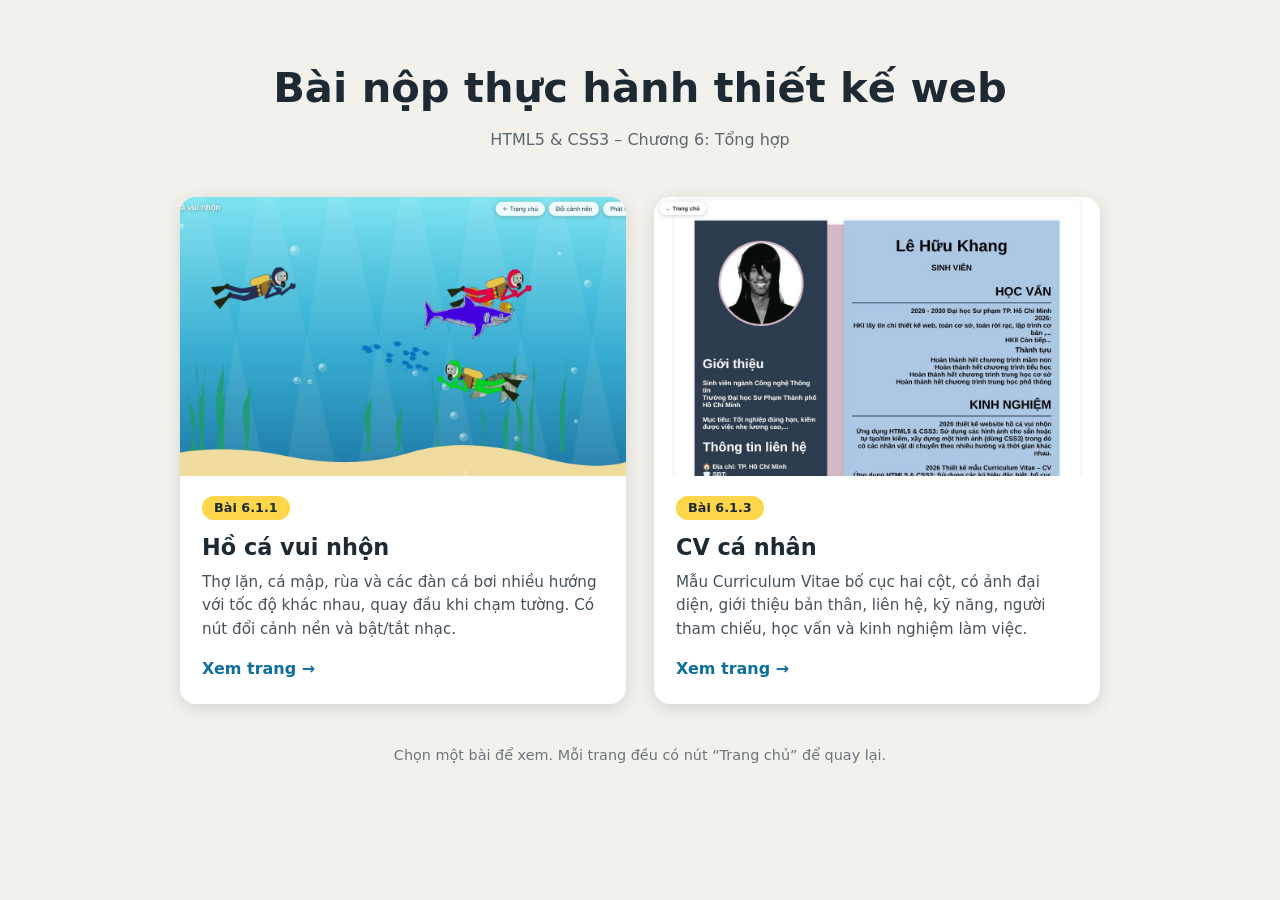
<file: index.html>
<!DOCTYPE html>
<html lang="vi">
<head>
  <title>Bài nộp thực hành thiết kế web</title>
  <meta charset="utf-8">
  <meta name="viewport" content="width=device-width, initial-scale=1">
  <link rel="stylesheet" href="trangchu.css">
</head>

<body>
<header id="dau">
  <h1>Bài nộp thực hành thiết kế web</h1>
  <p>HTML5 &amp; CSS3 – Chương 6: Tổng hợp</p>
</header>

<main id="danhsach">
  <a class="the" href="ho_ca_vui_nhon/ho_ca.html">
    <img src="images/thumb_hoca.jpg" alt="Xem trước trang Hồ cá vui nhộn">
    <div class="noidung">
      <span class="nhan">Bài 6.1.1</span>
      <h2>Hồ cá vui nhộn</h2>
      <p>Thợ lặn, cá mập, rùa và các đàn cá bơi nhiều hướng với tốc độ khác nhau, quay đầu khi chạm tường. Có nút đổi cảnh nền và bật/tắt nhạc.</p>
      <span class="xem">Xem trang →</span>
    </div>
  </a>

  <a class="the" href="cv/cv.html">
    <img src="images/thumb_cv.jpg" alt="Xem trước trang CV cá nhân">
    <div class="noidung">
      <span class="nhan">Bài 6.1.3</span>
      <h2>CV cá nhân</h2>
      <p>Mẫu Curriculum Vitae bố cục hai cột, có ảnh đại diện, giới thiệu bản thân, liên hệ, kỹ năng, người tham chiếu, học vấn và kinh nghiệm làm việc.</p>
      <span class="xem">Xem trang →</span>
    </div>
  </a>
</main>

<footer id="chan">Chọn một bài để xem. Mỗi trang đều có nút “Trang chủ” để quay lại.</footer>
</body>
</html>
</file>
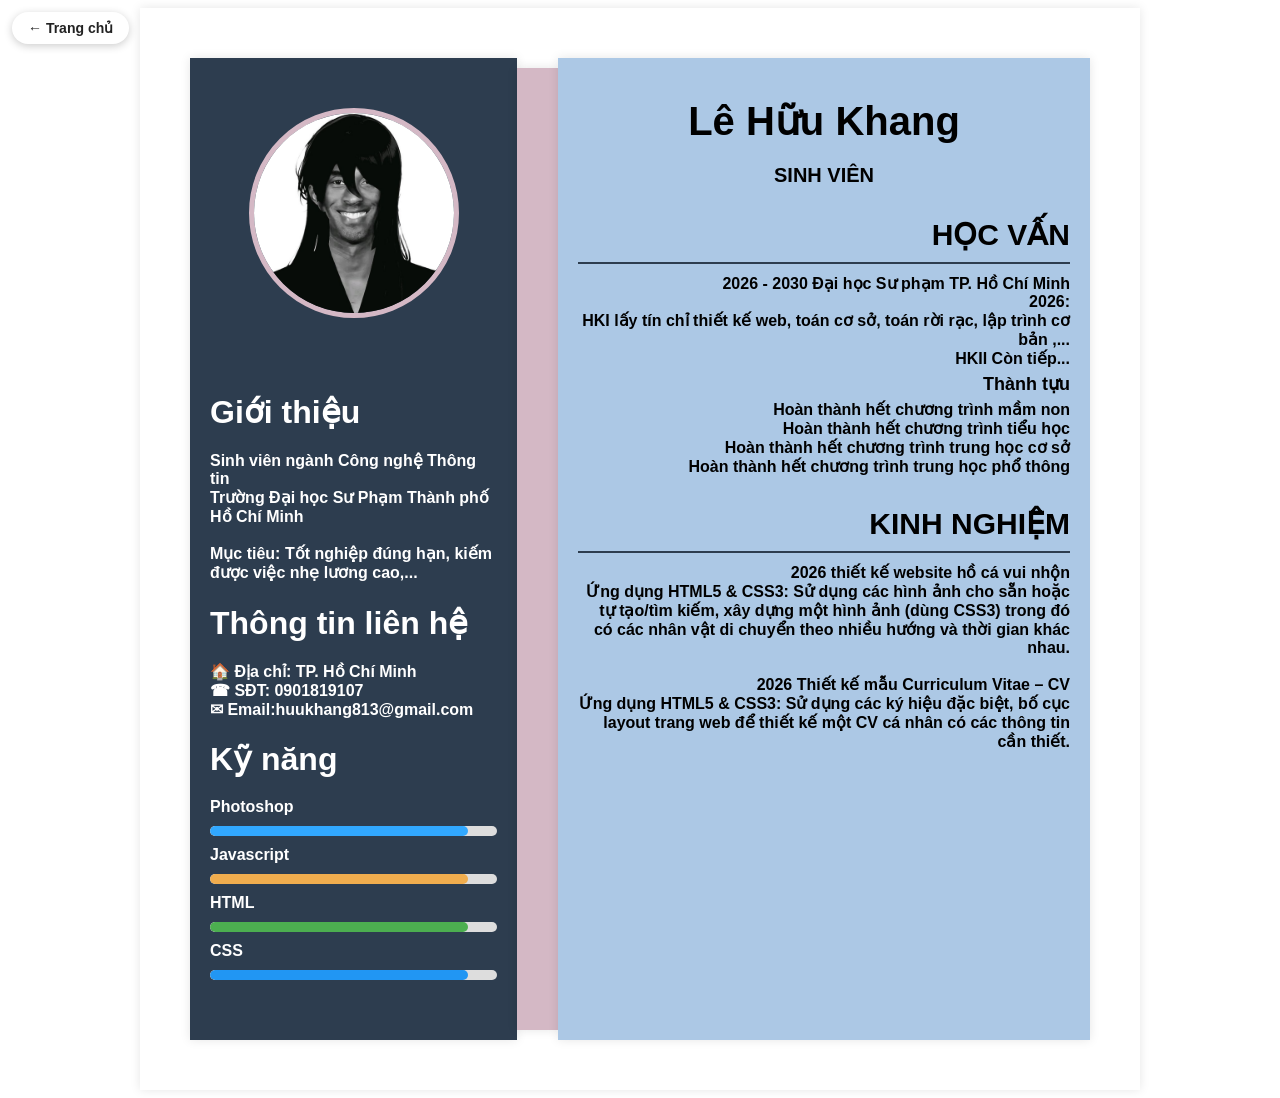
<file: cv/cv.html>
<!DOCTYPE html>
<html lang="vi">
<head>
    <meta charset="UTF-8">
    <meta name="viewport" content="width=device-width, initial-scale=1.0">
    <link rel="stylesheet" href="cv.css">
    <title>CV cá nhân</title>
</head>
<body>
<a class="home" href="../index.html">← Trang chủ</a>
<div class="container">
    <div class="left">
        <div class="profile">
            <img src="anh.png" alt="Ảnh đại diện" class="avatar">
        </div>
        <div class="description">
            <h1>Giới thiệu</h1>
            <span>
                Sinh viên ngành Công nghệ Thông tin <br>
                Trường Đại học Sư Phạm Thành phố Hồ Chí Minh <br><br>
                Mục tiêu: Tốt nghiệp đúng hạn, kiếm được việc nhẹ lương cao,...
            </span>
            <h1>Thông tin liên hệ</h1>
            <span>
                🏠 Địa chỉ: TP. Hồ Chí Minh <br>
                ☎ SĐT: 0901819107 <br>
                ✉ Email:huukhang813@gmail.com <br>
            </span>
            <h1>Kỹ năng</h1>
            <div class="skill">
                <span>Photoshop</span>
                <div class="skill-bar">
                    <div class="skill-level ps-level"></div>
                </div>
                <span>Javascript</span>
                <div class="skill-bar">
                    <div class="skill-level js-level"></div>
                </div>
                <span>HTML</span>
                <div class="skill-bar">
                    <div class="skill-level html-level"></div>
                </div>
                <span>CSS</span>
                <div class="skill-bar">
                    <div class="skill-level css-level"></div>
                </div>
            </div>
         
        </div>
    </div>
    <div class="gap">
    </div>
    <div class="right">
        <div class="big_font">
            <h1>Lê Hữu Khang</h1>
            <p class="chuc_danh">SINH VIÊN</p>
            <h3>HỌC VẤN</h3>
            <div class="line"></div>
            <span>
                2026 - 2030 Đại học Sư phạm TP. Hồ Chí Minh <br>
                2026: <br>
                HKI lấy tín chỉ thiết kế web, toán cơ sở, toán rời rạc, lập trình cơ bản ,... <br>
                HKII Còn tiếp...
            </span>
            <h5>Thành tựu</h5>
            <span>
                Hoàn thành hết chương trình mầm non <br>
                Hoàn thành hết chương trình tiểu học <br>
                Hoàn thành hết chương trình trung học cơ sở <br>
                Hoàn thành hết chương trình trung học phổ thông
            </span>
        </div>
        <div class="big_font">
            <h3>KINH NGHIỆM</h3>
            <div class="line"></div>
            <span>
                2026 thiết kế website hồ cá vui nhộn <br>
                Ứng dụng HTML5 &amp; CSS3: Sử dụng các hình ảnh cho sẵn hoặc tự tạo/tìm kiếm, xây dựng một hình ảnh (dùng CSS3) trong đó có các nhân vật di chuyển theo nhiều hướng và thời gian khác nhau.
            </span>
            <br><br>
            <span>
                2026 Thiết kế mẫu Curriculum Vitae – CV <br>
                Ứng dụng HTML5 &amp; CSS3: Sử dụng các ký hiệu đặc biệt, bố cục layout trang web để thiết kế một CV cá nhân có các thông tin cần thiết.
            </span>
        </div>
    </div>
</div>
</body>
</html>
</file>
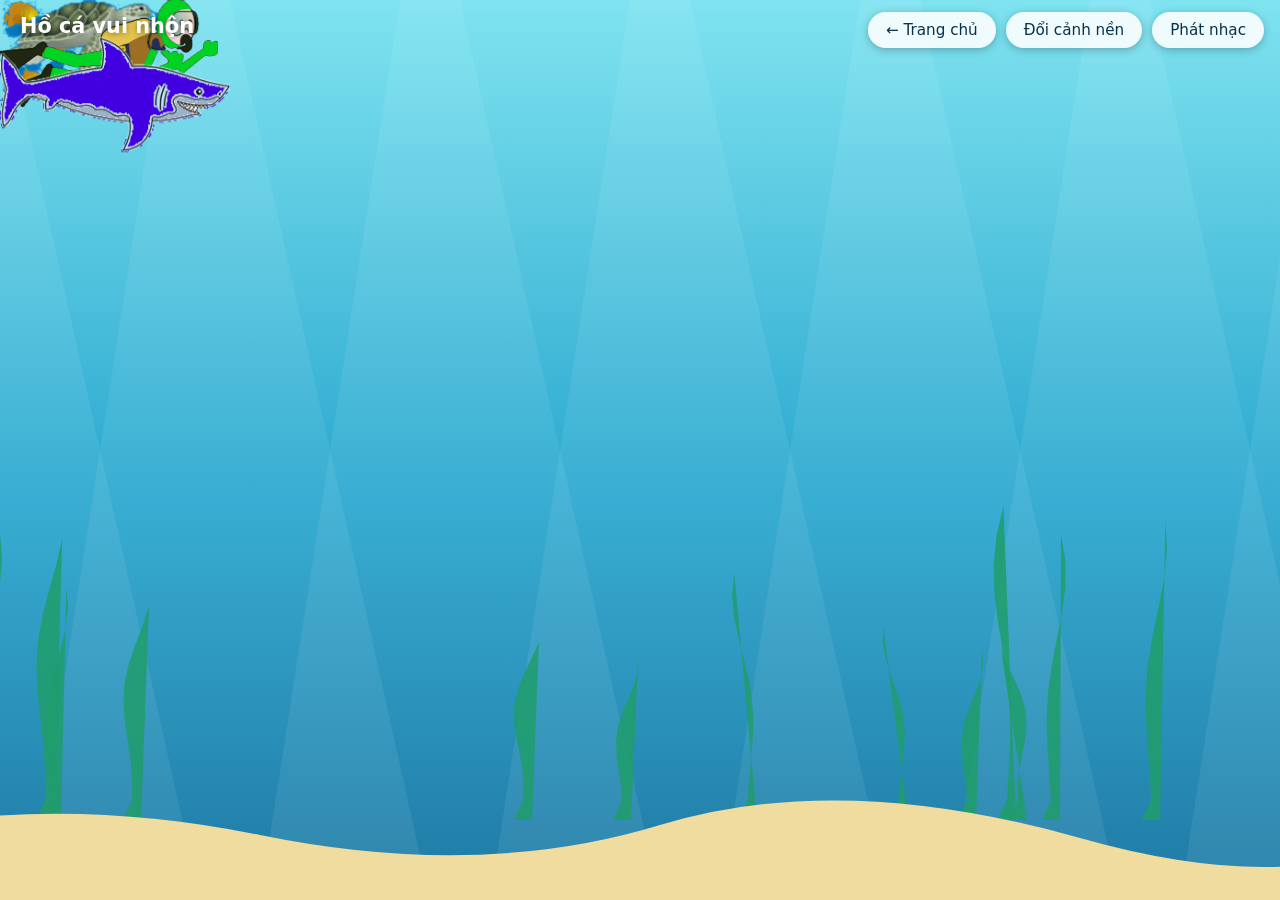
<file: ho_ca_vui_nhon/ho_ca.html>
<!DOCTYPE html>
<html lang="vi">
<head>
  <title>Hồ cá vui nhộn</title>
  <meta charset="utf-8">
  <meta name="viewport" content="width=device-width, initial-scale=1">
  <link rel="stylesheet" href="mystyle.css">
</head>

<body>
<div id="content">
  <div class="bg show" id="bgA"></div>
  <div class="bg" id="bgB"></div>

  <h1 id="tieude">Hồ cá vui nhộn</h1>

  <div id="controls">
    <a class="nut" href="../index.html">← Trang chủ</a>
    <button type="button" class="nut" id="btnBg">Đổi cảnh nền</button>
    <button type="button" class="nut" id="btnMusic" aria-pressed="false">Phát nhạc</button>
  </div>

  <div id="bubbles" aria-hidden="true">
    <span class="bubble" style="--x:83vw; --s:15px; --t:18s; --d:-6s"></span>
    <span class="bubble" style="--x:32vw; --s:20px; --t:20s; --d:-7s"></span>
    <span class="bubble" style="--x:27vw; --s:24px; --t:16s; --d:-11s"></span>
    <span class="bubble" style="--x:95vw; --s:8px; --t:9s; --d:-8s"></span>
    <span class="bubble" style="--x:62vw; --s:16px; --t:12s; --d:-11s"></span>
    <span class="bubble" style="--x:59vw; --s:19px; --t:14s; --d:-2s"></span>
    <span class="bubble" style="--x:30vw; --s:11px; --t:12s; --d:-15s"></span>
    <span class="bubble" style="--x:27vw; --s:18px; --t:12s; --d:-15s"></span>
    <span class="bubble" style="--x:81vw; --s:8px; --t:16s; --d:-11s"></span>
    <span class="bubble" style="--x:84vw; --s:10px; --t:19s; --d:-3s"></span>
    <span class="bubble" style="--x:51vw; --s:14px; --t:16s; --d:-5s"></span>
    <span class="bubble" style="--x:57vw; --s:18px; --t:10s; --d:-12s"></span>
    <span class="bubble" style="--x:61vw; --s:20px; --t:20s; --d:-2s"></span>
    <span class="bubble" style="--x:94vw; --s:13px; --t:11s; --d:-4s"></span>
    <span class="bubble" style="--x:5vw; --s:12px; --t:18s; --d:-14s"></span>
    <span class="bubble" style="--x:85vw; --s:12px; --t:18s; --d:-15s"></span>
    <span class="bubble" style="--x:86vw; --s:19px; --t:11s; --d:-17s"></span>
    <span class="bubble" style="--x:72vw; --s:12px; --t:9s; --d:-0s"></span>
  </div>

  <div id="goldfish" class="swimmer"><img src="images/goldFishSchool.png" alt="Đàn cá vàng"></div>
  <div id="faint"    class="swimmer"><img src="images/faintSchool.png" alt="Đàn cá nhỏ"></div>
  <div id="turtle"   class="swimmer"><img src="images/turtle.png" alt="Con rùa"></div>
  <div id="diver1"   class="swimmer"><img src="images/diver1.png" alt="Thợ lặn 1"></div>
  <div id="diver2"   class="swimmer"><img src="images/diver2.png" alt="Thợ lặn 2"></div>
  <div id="diver3"   class="swimmer"><img src="images/diver3.png" alt="Thợ lặn 3"></div>
  <div id="shark"    class="swimmer"><img src="images/shark.png" alt="Cá mập"></div>
</div>

<div id="ytplayer"></div>

<script>
  var nen = ["images/bg1.svg", "images/bg2.svg", "images/bg3.svg", "images/bg4.svg"];
  var layers = [document.getElementById("bgA"), document.getElementById("bgB")];
  var viTri = 0, lop = 0;
  layers[0].style.backgroundImage = "url(" + nen[0] + ")";

  document.getElementById("btnBg").addEventListener("click", function () {
    viTri = (viTri + 1) % nen.length;
    var cu = layers[lop];
    lop = 1 - lop;
    var moi = layers[lop];
    moi.style.backgroundImage = "url(" + nen[viTri] + ")";
    moi.classList.add("show");
    cu.classList.remove("show");
  });

  var VIDEO_ID = "uU2n9yk37GQ";
  var btnMusic = document.getElementById("btnMusic");
  var player = null, sanSang = false, dangPhat = false;

  function capNhatNut() {
    btnMusic.textContent = dangPhat ? "Ngừng nhạc" : "Phát nhạc";
    btnMusic.setAttribute("aria-pressed", dangPhat ? "true" : "false");
  }

  var tag = document.createElement("script");
  tag.src = "https://www.youtube.com/iframe_api";
  document.head.appendChild(tag);

  window.onYouTubeIframeAPIReady = function () {
    player = new YT.Player("ytplayer", {
      width: "200", height: "200", videoId: VIDEO_ID,
      playerVars: { controls: 0, loop: 1, playlist: VIDEO_ID, playsinline: 1 },
      events: {
        onReady: function () { sanSang = true; },
        onError: function () { dangPhat = false; btnMusic.textContent = "Không phát được nhạc"; }
      }
    });
  };

  btnMusic.addEventListener("click", function () {
    if (!sanSang) { btnMusic.textContent = "Đang tải nhạc..."; return; }
    if (dangPhat) { player.pauseVideo(); } else { player.playVideo(); }
    dangPhat = !dangPhat;
    capNhatNut();
  });
</script>
</body>
</html>
</file>
<file: trangchu.css>
:root { --nen: #f3f1ec; --chu: #1e2a33; --nhan: #0d6f9e; --vang: #ffd54a; }

* { box-sizing: border-box; }

body { margin: 0; min-height: 100vh; background: var(--nen); color: var(--chu);
  font-family: "Segoe UI", system-ui, -apple-system, sans-serif; line-height: 1.55; }

#dau { padding: 56px 20px 28px; text-align: center; }
#dau h1 { margin: 0; font-size: clamp(1.7rem, 4.5vw, 2.6rem); }
#dau p { margin: 8px 0 0; color: #5a6670; }

#danhsach { display: grid; grid-template-columns: repeat(auto-fit, minmax(300px, 1fr)); gap: 28px;
  max-width: 960px; margin: 0 auto; padding: 16px 20px 40px; }

.the { display: flex; flex-direction: column; text-decoration: none; color: inherit; background: #fff;
  border-radius: 16px; overflow: hidden; box-shadow: 0 4px 18px rgba(0,0,0,.12);
  transition: transform .2s ease, box-shadow .2s ease; }
.the:hover { transform: translateY(-5px); box-shadow: 0 10px 28px rgba(0,0,0,.2); }
.the:focus-visible { outline: 3px solid var(--nhan); outline-offset: 3px; }

.the img { display: block; width: 100%; aspect-ratio: 16 / 10; object-fit: cover; object-position: top; background: #cfd6db; }

.noidung { display: flex; flex-direction: column; flex: 1; padding: 20px 22px 22px; }
.nhan { align-self: flex-start; padding: 2px 12px; border-radius: 999px; background: var(--vang); font-size: .8rem; font-weight: 600; }
.noidung h2 { margin: 10px 0 6px; font-size: 1.4rem; }
.noidung p { margin: 0 0 16px; color: #46525b; font-size: .95rem; }
.xem { margin-top: auto; color: var(--nhan); font-weight: 600; }
.the:hover .xem { text-decoration: underline; }

#chan { padding: 0 20px 40px; text-align: center; color: #6a757d; font-size: .9rem; }
</file>
<file: cv/cv.css>
.container{
    display: flex;
    font-family: Comic Sans MS, cursive, sans-serif;
    box-sizing: border-box;
    height: auto;
    margin: auto;
    padding: 50px;
    width: 1000px;
    max-width: 100%;
    box-shadow: 0 0 10px rgba(0, 0, 0, 0.1);
}
.left{
    display: grid;
    place-items: center;
    width: 35%;
    background-color: rgb(45, 61, 79);
    padding: 20px;
    color: rgb(255, 255, 255);
    box-shadow:  0 0 10px rgba(0, 0, 0, 0.1);
}
.profile{
    margin: 10px 0;
    text-align: center;
}
.gap{
    margin: 10px 0;
    width: 5%;
    background-color: rgb(212, 184, 197);
    box-shadow: 0 0 10px rgba(0, 0, 0, 0.1);
}
.right{
    box-shadow: 0 0 10px rgba(0, 0, 0, 0.1);
    width: 60%;
    background-color: #ACC8E5;
    padding: 20px;
    color: rgb(0, 0, 0);
    text-align: right;
}
.avatar{
    width: 200px;
    height: 200px;
    border-radius: 50%;
    margin: 20px auto;
    background: url('anh.png') no-repeat center/cover;
    object-fit: cover;
    border : rgb(212, 184, 197) 5px solid;
    transition: transform 0.6s ease-out,color 0.3s ease-out,text-shadow 0.3s ease-out;
    box-shadow: inset 0 0 10px rgba(0, 0, 0, 0.3);
}
.avatar:hover{
    transform: scale(1.1);
}
.description{
    text-align: left;
    margin: 20px 0;   
}
.description h1{
    transition: transform 0.6s ease-out,color 0.3s ease-out,text-shadow 0.3s ease-out;
}
.description h1:hover{
    transform: scale(1.1);
    text-shadow: 1px 1px 5px rgba(0, 0, 0, 0.3);
}
.skill{
    margin: 20px 0;
    transition: transform 0.6s ease-out,color 0.3s ease-out,text-shadow 0.3s ease-out;
}
.skill :hover{
    transform: scale(1.1);
    text-shadow: 1px 1px 5px rgba(0, 0, 0, 0.3);
}
.skill-bar{
    width: 100%;
    background-color: #ddd;
    border-radius: 20px;
    overflow: hidden;
    margin: 10px 0;
    transition: transform 0.6s ease-out,color 0.3s ease-out,text-shadow 0.3s ease-out;
}
.skill-level {
  height: 10px;
  border-radius: 20px;
  transition: transform 0.6s ease-out,color 0.3s ease-out,text-shadow 0.3s ease-out;
}

.html-level {
  width: 90%;
  background-color: #4caf50;
}

.css-level {
  width: 90%;
  background-color: #2196f3;
}

.js-level {
  width: 90%;
  background-color: #f0ad4e;
}
h1{
    text-align: left;
    margin-bottom: 20px;
}
span{
    font-weight: bold;
    text-align: left;
}
h5{
    font-size: large;
    margin: 5px 0;
}
.big_font h1{
    text-align: center;
    font-size: 60px;
    transition: transform 0.6s ease-out,color 0.3s ease-out,text-shadow 0.3s ease-out;
}
.big_font h1:hover{
    transform: scale(1.1);
    text-shadow: 1px 1px 5px rgba(0, 0, 0, 0.3);
}
.big_font h3{
    text-align: right;
    font-size: 30px;
    margin-bottom: 10px;
    transition: transform 0.6s ease-out,color 0.3s ease-out,text-shadow 0.3s ease-out;
}
.big_font h3:hover{
    transform: scale(1.1);
    text-shadow: 1px 1px 5px rgba(0, 0, 0, 0.3);
}
.line{
    width: 100%;
    height: 2px;
    background-color: rgb(45, 61, 79);
    margin: 10px 0;
}
.white_line{
    width: 100%;
    height: 2px;
    background-color: rgb(255, 255, 255);
    margin: 10px 0;
}
.right h1{
    font-size: 40px;
    margin-top: 20px;
}
.home{
    position: fixed;
    top: 12px;
    left: 12px;
    z-index: 5;
    text-decoration: none;
    font: bold 14px Comic Sans MS, cursive, sans-serif;
    color: #222;
    background: #fff;
    padding: 8px 16px;
    border-radius: 999px;
    box-shadow: 0 2px 8px rgba(0, 0, 0, 0.2);
}
.home:hover{
    background: #ffd54a;
}

.ps-level {
  width: 90%;
  background-color: #31a8ff;
}
.chuc_danh{
    margin: 0 0 20px;
    text-align: center;
    font-weight: bold;
    font-size: 20px;
}
</file>
<file: ho_ca_vui_nhon/mystyle.css>
:root { --H: 100vh; }
@supports (height: 100dvh) { :root { --H: 100dvh; } }

* { box-sizing: border-box; }
html, body { margin: 0; height: 100%; overflow: hidden; background: #0d6f9e;
  font-family: "Segoe UI", system-ui, -apple-system, sans-serif; }

#content { position: relative; width: 100vw; height: var(--H); overflow: hidden; }

.bg { position: absolute; inset: 0; background-size: cover; background-position: center bottom;
  opacity: 0; transition: opacity 1.2s ease; }
.bg.show { opacity: 1; }

#ytplayer { position: absolute; left: -9999px; top: 0; width: 200px; height: 200px; }

#tieude { position: absolute; left: 20px; top: 14px; margin: 0; z-index: 5;
  font-size: 1.3rem; font-weight: 600; color: #fff; text-shadow: 0 1px 6px rgba(0,0,0,.45); }

#controls { position: absolute; right: 16px; top: 12px; z-index: 10; display: flex; flex-wrap: wrap; justify-content: flex-end; gap: 10px; }
#controls .nut { display: inline-block; text-decoration: none; font: inherit; font-size: .95rem; color: #08324a; background: rgba(255,255,255,.88);
  border: 0; border-radius: 999px; padding: 9px 18px; cursor: pointer;
  box-shadow: 0 2px 8px rgba(0,0,0,.25); transition: background .2s, transform .1s; }
#controls .nut:hover { background: #fff; }
#controls .nut:active { transform: scale(.96); }
#controls .nut[aria-pressed="true"] { background: #ffd54a; }
#controls .nut:focus-visible { outline: 3px solid #fff; outline-offset: 2px; }

.bubble { position: absolute; left: var(--x); bottom: -40px; width: var(--s); height: var(--s);
  border-radius: 50%; border: 1.5px solid rgba(255,255,255,.75);
  background: radial-gradient(circle at 30% 30%, rgba(255,255,255,.7), rgba(255,255,255,.08) 60%);
  animation: bubbleUp var(--t) linear infinite; animation-delay: var(--d); }
@keyframes bubbleUp {
  0%   { transform: translate(0, 0); opacity: 0; }
  10%  { opacity: 1; }
  50%  { transform: translate(14px, calc(var(--H) * -.5)); }
  90%  { opacity: 1; }
  100% { transform: translate(-6px, calc(var(--H) * -1.1)); opacity: 0; }
}

.swimmer { position: absolute; left: 0; top: 0; width: var(--w);
  --maxx: calc(100vw - var(--w));
  --maxy: calc(var(--H) - var(--h) - 7vh);
  animation-name: var(--path); animation-duration: var(--t); animation-delay: var(--d);
  animation-timing-function: linear; animation-iteration-count: infinite;
  animation-play-state: running; will-change: transform; }
.swimmer img { display: block; width: 100%; height: auto; user-select: none; -webkit-user-drag: none;
  animation: quayDau var(--t) linear infinite; animation-delay: var(--d); }

@keyframes quayDau {
  0%, 49.99% { transform: scaleX(1); }
  50%, 100%  { transform: scaleX(-1); }
}

#shark    { --w: clamp(130px, 18vw, 260px); --h: calc(var(--w) * .77); --t: 14s; --d: -3s;  --path: sharkPath; }
#turtle   { --w: clamp(90px, 12vw, 172px);  --h: calc(var(--w) * .54); --t: 60s; --d: -20s; --path: turtlePath; }
#diver1   { --w: clamp(120px, 17vw, 240px); --h: calc(var(--w) * .49); --t: 24s; --d: 0s;   --path: diver1Path; }
#diver2   { --w: clamp(120px, 17vw, 240px); --h: calc(var(--w) * .49); --t: 30s; --d: -9s;  --path: diver2Path; }
#diver3   { --w: clamp(120px, 17vw, 240px); --h: calc(var(--w) * .49); --t: 36s; --d: -22s; --path: diver3Path; }
#goldfish { --w: clamp(80px, 10vw, 150px);  --h: calc(var(--w) * .79); --t: 22s; --d: -6s;  --path: goldPath; }
#faint    { --w: clamp(110px, 14vw, 233px); --h: calc(var(--w) * .45); --t: 18s; --d: -12s; --path: faintPath; }

@keyframes sharkPath {
  0% { transform: translate(calc(var(--maxx) * 0), calc(var(--maxy) * 0.4)); }
  12.5% { transform: translate(calc(var(--maxx) * 0.25), calc(var(--maxy) * 0.5)); }
  25% { transform: translate(calc(var(--maxx) * 0.5), calc(var(--maxy) * 0.35)); }
  37.5% { transform: translate(calc(var(--maxx) * 0.75), calc(var(--maxy) * 0.48)); }
  50% { transform: translate(calc(var(--maxx) * 1), calc(var(--maxy) * 0.4)); }
  62.5% { transform: translate(calc(var(--maxx) * 0.75), calc(var(--maxy) * 0.52)); }
  75% { transform: translate(calc(var(--maxx) * 0.5), calc(var(--maxy) * 0.35)); }
  87.5% { transform: translate(calc(var(--maxx) * 0.25), calc(var(--maxy) * 0.46)); }
  100% { transform: translate(calc(var(--maxx) * 0), calc(var(--maxy) * 0.4)); }
}
@keyframes turtlePath {
  0% { transform: translate(calc(var(--maxx) * 0), calc(var(--maxy) * 0.8)); }
  12.5% { transform: translate(calc(var(--maxx) * 0.25), calc(var(--maxy) * 0.74)); }
  25% { transform: translate(calc(var(--maxx) * 0.5), calc(var(--maxy) * 0.84)); }
  37.5% { transform: translate(calc(var(--maxx) * 0.75), calc(var(--maxy) * 0.76)); }
  50% { transform: translate(calc(var(--maxx) * 1), calc(var(--maxy) * 0.8)); }
  62.5% { transform: translate(calc(var(--maxx) * 0.75), calc(var(--maxy) * 0.74)); }
  75% { transform: translate(calc(var(--maxx) * 0.5), calc(var(--maxy) * 0.86)); }
  87.5% { transform: translate(calc(var(--maxx) * 0.25), calc(var(--maxy) * 0.76)); }
  100% { transform: translate(calc(var(--maxx) * 0), calc(var(--maxy) * 0.8)); }
}
@keyframes diver1Path {
  0% { transform: translate(calc(var(--maxx) * 0), calc(var(--maxy) * 0.05)); }
  12.5% { transform: translate(calc(var(--maxx) * 0.25), calc(var(--maxy) * 0.55)); }
  25% { transform: translate(calc(var(--maxx) * 0.5), calc(var(--maxy) * 0.15)); }
  37.5% { transform: translate(calc(var(--maxx) * 0.75), calc(var(--maxy) * 0.7)); }
  50% { transform: translate(calc(var(--maxx) * 1), calc(var(--maxy) * 0.3)); }
  62.5% { transform: translate(calc(var(--maxx) * 0.75), calc(var(--maxy) * 0.8)); }
  75% { transform: translate(calc(var(--maxx) * 0.5), calc(var(--maxy) * 0.2)); }
  87.5% { transform: translate(calc(var(--maxx) * 0.25), calc(var(--maxy) * 0.65)); }
  100% { transform: translate(calc(var(--maxx) * 0), calc(var(--maxy) * 0.05)); }
}
@keyframes diver2Path {
  0% { transform: translate(calc(var(--maxx) * 0), calc(var(--maxy) * 0.5)); }
  12.5% { transform: translate(calc(var(--maxx) * 0.25), calc(var(--maxy) * 0.15)); }
  25% { transform: translate(calc(var(--maxx) * 0.5), calc(var(--maxy) * 0.75)); }
  37.5% { transform: translate(calc(var(--maxx) * 0.75), calc(var(--maxy) * 0.25)); }
  50% { transform: translate(calc(var(--maxx) * 1), calc(var(--maxy) * 0.6)); }
  62.5% { transform: translate(calc(var(--maxx) * 0.75), calc(var(--maxy) * 0.1)); }
  75% { transform: translate(calc(var(--maxx) * 0.5), calc(var(--maxy) * 0.6)); }
  87.5% { transform: translate(calc(var(--maxx) * 0.25), calc(var(--maxy) * 0.3)); }
  100% { transform: translate(calc(var(--maxx) * 0), calc(var(--maxy) * 0.5)); }
}
@keyframes diver3Path {
  0% { transform: translate(calc(var(--maxx) * 0), calc(var(--maxy) * 0.85)); }
  12.5% { transform: translate(calc(var(--maxx) * 0.25), calc(var(--maxy) * 0.35)); }
  25% { transform: translate(calc(var(--maxx) * 0.5), calc(var(--maxy) * 0.7)); }
  37.5% { transform: translate(calc(var(--maxx) * 0.75), calc(var(--maxy) * 0.1)); }
  50% { transform: translate(calc(var(--maxx) * 1), calc(var(--maxy) * 0.4)); }
  62.5% { transform: translate(calc(var(--maxx) * 0.75), calc(var(--maxy) * 0.9)); }
  75% { transform: translate(calc(var(--maxx) * 0.5), calc(var(--maxy) * 0.3)); }
  87.5% { transform: translate(calc(var(--maxx) * 0.25), calc(var(--maxy) * 0.6)); }
  100% { transform: translate(calc(var(--maxx) * 0), calc(var(--maxy) * 0.85)); }
}
@keyframes goldPath {
  0% { transform: translate(calc(var(--maxx) * 0), calc(var(--maxy) * 0.3)); }
  12.5% { transform: translate(calc(var(--maxx) * 0.25), calc(var(--maxy) * 0.4)); }
  25% { transform: translate(calc(var(--maxx) * 0.5), calc(var(--maxy) * 0.25)); }
  37.5% { transform: translate(calc(var(--maxx) * 0.75), calc(var(--maxy) * 0.45)); }
  50% { transform: translate(calc(var(--maxx) * 1), calc(var(--maxy) * 0.35)); }
  62.5% { transform: translate(calc(var(--maxx) * 0.75), calc(var(--maxy) * 0.42)); }
  75% { transform: translate(calc(var(--maxx) * 0.5), calc(var(--maxy) * 0.22)); }
  87.5% { transform: translate(calc(var(--maxx) * 0.25), calc(var(--maxy) * 0.38)); }
  100% { transform: translate(calc(var(--maxx) * 0), calc(var(--maxy) * 0.3)); }
}
@keyframes faintPath {
  0% { transform: translate(calc(var(--maxx) * 0), calc(var(--maxy) * 0.6)); }
  12.5% { transform: translate(calc(var(--maxx) * 0.25), calc(var(--maxy) * 0.5)); }
  25% { transform: translate(calc(var(--maxx) * 0.5), calc(var(--maxy) * 0.62)); }
  37.5% { transform: translate(calc(var(--maxx) * 0.75), calc(var(--maxy) * 0.48)); }
  50% { transform: translate(calc(var(--maxx) * 1), calc(var(--maxy) * 0.58)); }
  62.5% { transform: translate(calc(var(--maxx) * 0.75), calc(var(--maxy) * 0.52)); }
  75% { transform: translate(calc(var(--maxx) * 0.5), calc(var(--maxy) * 0.64)); }
  87.5% { transform: translate(calc(var(--maxx) * 0.25), calc(var(--maxy) * 0.5)); }
  100% { transform: translate(calc(var(--maxx) * 0), calc(var(--maxy) * 0.6)); }
}

@media (prefers-reduced-motion: reduce) {
  .swimmer, .swimmer img, .bubble { animation-play-state: paused; }
}

@media (max-width: 560px) {
  #tieude { display: none; }
  #controls .nut { padding: 8px 12px; font-size: .85rem; }
}
</file>
